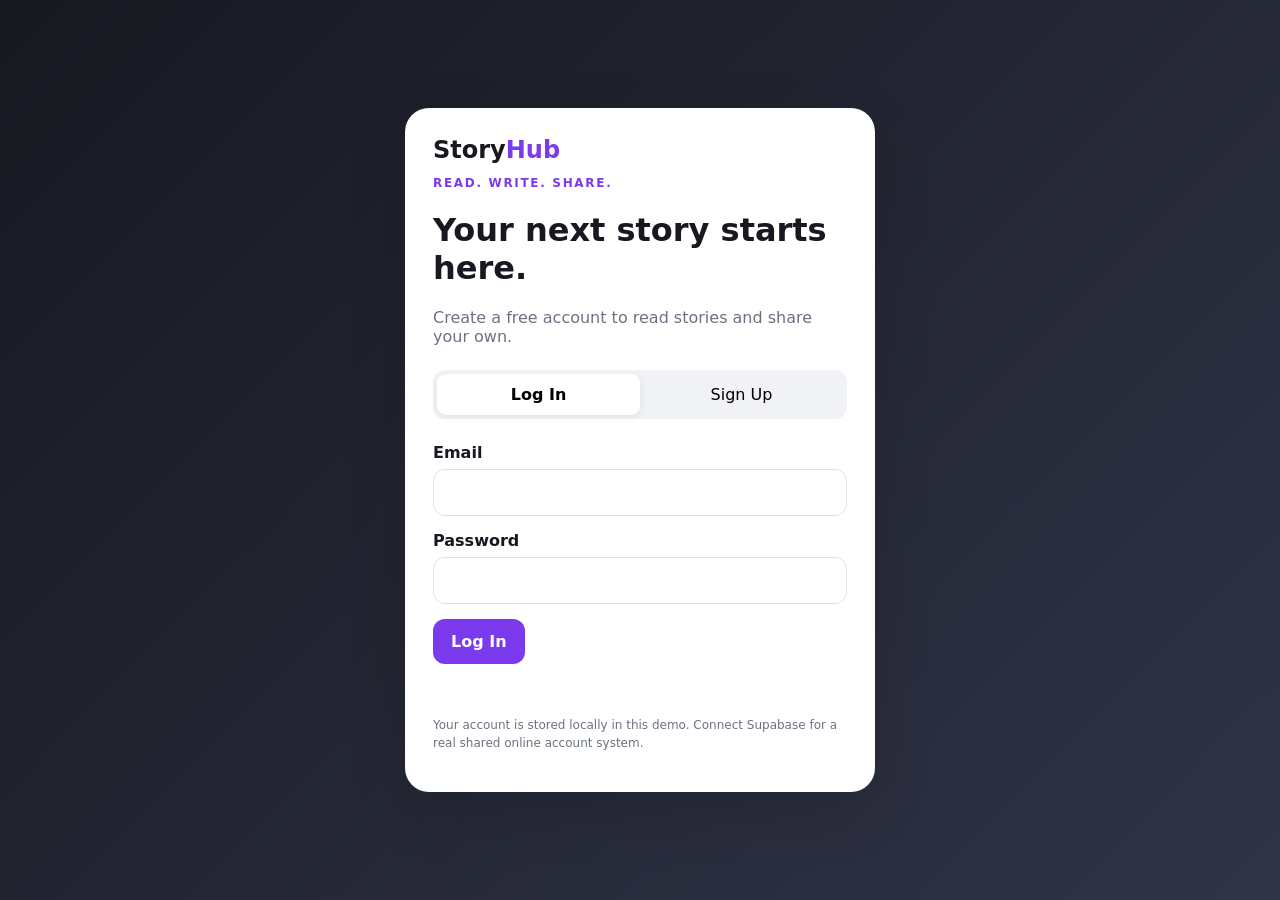
<file: index.html>
<!DOCTYPE html>
<html lang="en">
<head>
  <meta charset="UTF-8">
  <meta name="viewport" content="width=device-width, initial-scale=1.0">
  <title>Story Hub</title>
  <link rel="stylesheet" href="style.css">
</head>
<body>
  <div id="authView" class="screen">
    <div class="auth-card">
      <div class="brand">Story<span>Hub</span></div>
      <p class="eyebrow">READ. WRITE. SHARE.</p>
      <h1>Your next story starts here.</h1>
      <p class="muted">Create a free account to read stories and share your own.</p>
      <div class="tabs">
        <button class="tab active" data-mode="login">Log In</button>
        <button class="tab" data-mode="signup">Sign Up</button>
      </div>
      <form id="authForm">
        <div id="nameWrap" class="hidden">
          <label>Full name<input id="name" type="text" autocomplete="name"></label>
        </div>
        <label>Email<input id="email" type="email" required autocomplete="email"></label>
        <label>Password<input id="password" type="password" required minlength="6" autocomplete="current-password"></label>
        <button class="primary" type="submit" id="authSubmit">Log In</button>
      </form>
      <p id="authMessage" class="message"></p>
      <p class="small">Your account is stored locally in this demo. Connect Supabase for a real shared online account system.</p>
    </div>
  </div>

  <div id="appView" class="hidden">
    <header class="topbar">
      <a class="brand" href="#" data-page="home">Story<span>Hub</span></a>
      <button class="menu-btn" id="menuBtn">☰</button>
      <nav id="nav">
        <a href="#" data-page="home">Home</a>
        <a href="#" data-page="stories">Stories</a>
        <a href="#" data-page="write">Write</a>
        <a href="#" data-page="profile">Profile</a>
        <button id="logoutBtn" class="ghost">Log Out</button>
      </nav>
    </header>

    <main>
      <section id="home" class="page active-page">
        <div class="hero">
          <div>
            <p class="eyebrow">WELCOME TO STORY HUB</p>
            <h2>Stories worth staying for.</h2>
            <p>Discover free stories, meet new writers, and publish your own.</p>
            <button class="primary" data-page="stories">Explore Stories</button>
          </div>
        </div>
        <div class="section-head"><h2>Latest Stories</h2><button class="link-btn" data-page="stories">See all</button></div>
        <div id="latestStories" class="story-grid"></div>
      </section>

      <section id="stories" class="page">
        <div class="section-head"><div><p class="eyebrow">DISCOVER</p><h2>All Stories</h2></div></div>
        <input id="searchInput" class="search" placeholder="Search by title or author...">
        <div id="storyGrid" class="story-grid"></div>
      </section>

      <section id="write" class="page">
        <div class="form-card">
          <p class="eyebrow">YOUR VOICE MATTERS</p>
          <h2>Write a story</h2>
          <p class="muted">Submit your story for review. Approved stories become visible to everyone.</p>
          <form id="storyForm">
            <label>Title<input id="storyTitle" required maxlength="120"></label>
            <label>Category<select id="storyCategory">
              <option>Romance</option><option>Drama</option><option>Mystery</option><option>Fantasy</option><option>Adventure</option><option>Comedy</option><option>Other</option>
            </select></label>
            <label>Story<textarea id="storyContent" required minlength="50" rows="12"></textarea></label>
            <button class="primary" type="submit">Submit Story</button>
          </form>
          <p id="storyMessage" class="message"></p>
        </div>
      </section>

      <section id="profile" class="page">
        <div class="profile-card">
          <div class="avatar" id="avatar">S</div>
          <h2 id="profileName">Story Hub User</h2>
          <p id="profileEmail" class="muted"></p>
          <div class="stats"><div><strong id="myCount">0</strong><span>Stories</span></div><div><strong id="publishedCount">0</strong><span>Published</span></div></div>
        </div>
      </section>

      <section id="reader" class="page">
        <button class="link-btn" data-page="stories">← Back to stories</button>
        <article class="reader">
          <p id="readerCategory" class="eyebrow"></p>
          <h1 id="readerTitle"></h1>
          <p id="readerAuthor" class="muted"></p>
          <div id="readerContent" class="reader-content"></div>
        </article>
      </section>
    </main>
  </div>

  <script src="script.js"></script>
</body>
</html>
</file>
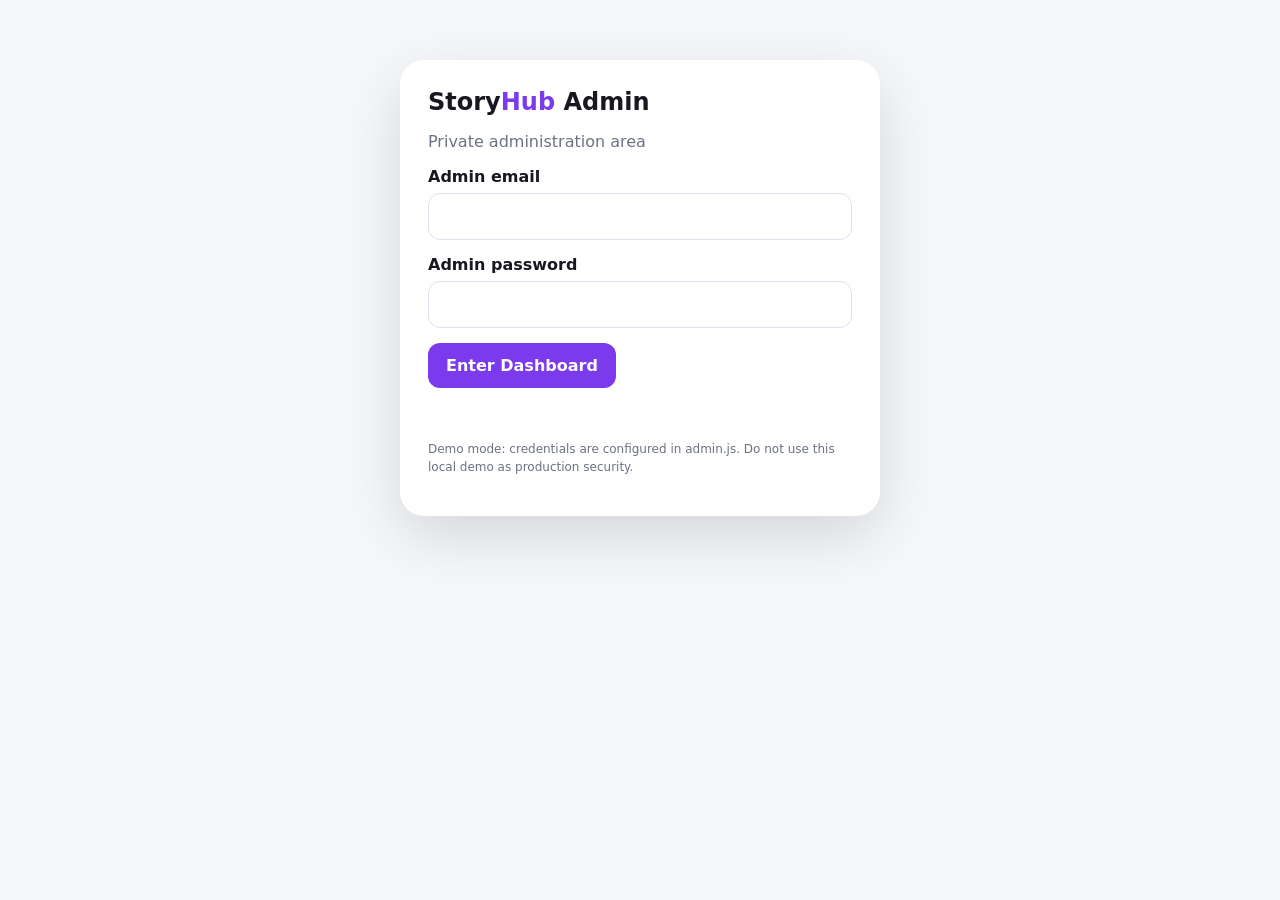
<file: admin.html>
<!DOCTYPE html>
<html lang="en">
<head>
  <meta charset="UTF-8">
  <meta name="viewport" content="width=device-width, initial-scale=1.0">
  <title>Story Hub Admin</title>
  <link rel="stylesheet" href="style.css">
</head>
<body class="admin-body">
  <main class="admin-shell">
    <div class="admin-card">
      <div class="brand">Story<span>Hub</span> Admin</div>
      <p class="muted">Private administration area</p>
      <form id="adminLogin">
        <label>Admin email<input id="adminEmail" type="email" required></label>
        <label>Admin password<input id="adminPassword" type="password" required></label>
        <button class="primary" type="submit">Enter Dashboard</button>
      </form>
      <p id="adminMessage" class="message"></p>
      <p class="small">Demo mode: credentials are configured in admin.js. Do not use this local demo as production security.</p>
    </div>

    <section id="dashboard" class="dashboard hidden">
      <div class="dashboard-head">
        <div><p class="eyebrow">CONTROL CENTER</p><h1>Story Hub Admin</h1></div>
        <button id="adminLogout" class="ghost">Log Out</button>
      </div>
      <div class="admin-stats">
        <div><strong id="pendingTotal">0</strong><span>Pending</span></div>
        <div><strong id="publishedTotal">0</strong><span>Published</span></div>
        <div><strong id="usersTotal">0</strong><span>Users</span></div>
      </div>
      <div class="admin-section">
        <h2>Pending Stories</h2>
        <div id="pendingList"></div>
      </div>
      <div class="admin-section">
        <h2>Published Stories</h2>
        <div id="publishedList"></div>
      </div>
    </section>
  </main>
  <script src="admin.js"></script>
</body>
</html>
</file>
<file: style.css>
*{box-sizing:border-box}body{margin:0;font-family:Inter,system-ui,-apple-system,BlinkMacSystemFont,"Segoe UI",sans-serif;background:#f6f7fb;color:#171820}button,input,textarea,select{font:inherit}button{cursor:pointer}.hidden{display:none!important}.screen{min-height:100vh;display:grid;place-items:center;padding:24px;background:linear-gradient(135deg,#171820,#303447)}.auth-card,.form-card,.profile-card,.admin-card{background:#fff;border-radius:24px;padding:28px;box-shadow:0 20px 60px #0002}.auth-card{width:min(100%,470px)}.brand{font-size:24px;font-weight:900;text-decoration:none;color:inherit}.brand span{color:#7c3aed}.eyebrow{font-size:12px;font-weight:800;letter-spacing:.14em;color:#7c3aed}.muted,.small{color:#6b7280}.small{font-size:12px;line-height:1.5}.tabs{display:flex;background:#f1f2f6;border-radius:12px;padding:4px;margin:24px 0}.tab{flex:1;border:0;background:transparent;padding:11px;border-radius:9px}.tab.active{background:#fff;box-shadow:0 2px 8px #0001;font-weight:700}label{display:block;font-weight:700;margin:15px 0}input,textarea,select{width:100%;border:1px solid #dddfea;border-radius:12px;padding:13px;margin-top:7px;outline:none;background:#fff}input:focus,textarea:focus,select:focus{border-color:#7c3aed}.primary{border:0;background:#7c3aed;color:#fff;padding:13px 18px;border-radius:12px;font-weight:800}.ghost{border:1px solid #dddfea;background:#fff;padding:10px 14px;border-radius:10px}.message{min-height:20px;color:#7c3aed;font-weight:600}.topbar{height:70px;background:#fff;border-bottom:1px solid #eee;display:flex;align-items:center;justify-content:space-between;padding:0 6%;position:sticky;top:0;z-index:5}.topbar nav{display:flex;align-items:center;gap:18px}.topbar nav a{color:#555;text-decoration:none;font-weight:650}.menu-btn{display:none;border:0;background:none;font-size:24px}main{max-width:1150px;margin:auto;padding:30px 20px}.page{display:none}.active-page{display:block}.hero{padding:60px 6%;border-radius:28px;background:linear-gradient(135deg,#ede9fe,#fff);margin-bottom:40px}.hero h2{font-size:clamp(38px,7vw,70px);line-height:1;margin:12px 0}.section-head{display:flex;justify-content:space-between;align-items:center;margin:25px 0}.section-head h2{margin:0}.link-btn{border:0;background:none;color:#7c3aed;font-weight:800}.story-grid{display:grid;grid-template-columns:repeat(3,1fr);gap:18px}.story-card{background:#fff;border:1px solid #eee;border-radius:18px;padding:20px;transition:.2s}.story-card:hover{transform:translateY(-3px);box-shadow:0 12px 30px #0001}.story-card h3{margin:8px 0}.story-card button{margin-top:10px}.search{margin-bottom:20px}.form-card{max-width:800px;margin:auto}.profile-card{text-align:center;max-width:500px;margin:auto}.avatar{width:80px;height:80px;border-radius:50%;display:grid;place-items:center;background:#ede9fe;color:#7c3aed;font-size:30px;font-weight:900;margin:auto}.stats,.admin-stats{display:flex;justify-content:center;gap:50px;margin-top:25px}.stats div,.admin-stats div{text-align:center}.stats strong,.admin-stats strong{display:block;font-size:25px}.stats span,.admin-stats span{color:#777}.reader{background:#fff;padding:clamp(24px,6vw,70px);border-radius:24px;margin-top:20px}.reader h1{font-size:clamp(32px,6vw,58px);line-height:1.05}.reader-content{white-space:pre-wrap;line-height:1.9;font-size:18px;margin-top:35px}.admin-body{background:#f6f7fb}.admin-shell{max-width:1100px;margin:auto;padding:30px 20px}.admin-card{max-width:480px;margin:30px auto}.dashboard-head{display:flex;justify-content:space-between;align-items:center}.admin-stats{justify-content:stretch;display:grid;grid-template-columns:repeat(3,1fr);gap:15px}.admin-stats>div{background:#fff;padding:22px;border-radius:18px}.admin-section{background:#fff;padding:24px;border-radius:20px;margin-top:20px}.admin-item{border:1px solid #eee;border-radius:14px;padding:16px;margin:12px 0}.admin-actions{display:flex;gap:8px;flex-wrap:wrap}.danger{background:#fee2e2;color:#991b1b;border:0;padding:10px;border-radius:9px}.success{background:#dcfce7;color:#166534;border:0;padding:10px;border-radius:9px}@media(max-width:700px){.menu-btn{display:block}.topbar nav{display:none;position:absolute;top:70px;left:0;right:0;background:#fff;padding:18px 6%;flex-direction:column;align-items:stretch;border-bottom:1px solid #eee}.topbar nav.open{display:flex}.story-grid{grid-template-columns:1fr}.hero{padding:40px 25px}.stats{gap:25px}.admin-stats{grid-template-columns:1fr}.dashboard-head{align-items:flex-start;gap:15px}.reader-content{font-size:16px}}
.button-link{display:inline-block;text-decoration:none}.error-message{color:#b91c1c!important}.compact-item{padding:14px}.compact-item p{margin:5px 0}.compact-item small{color:#777}.admin-item .eyebrow{text-transform:uppercase}.admin-item h3{margin:8px 0}.admin-item p{line-height:1.55}
</file>
